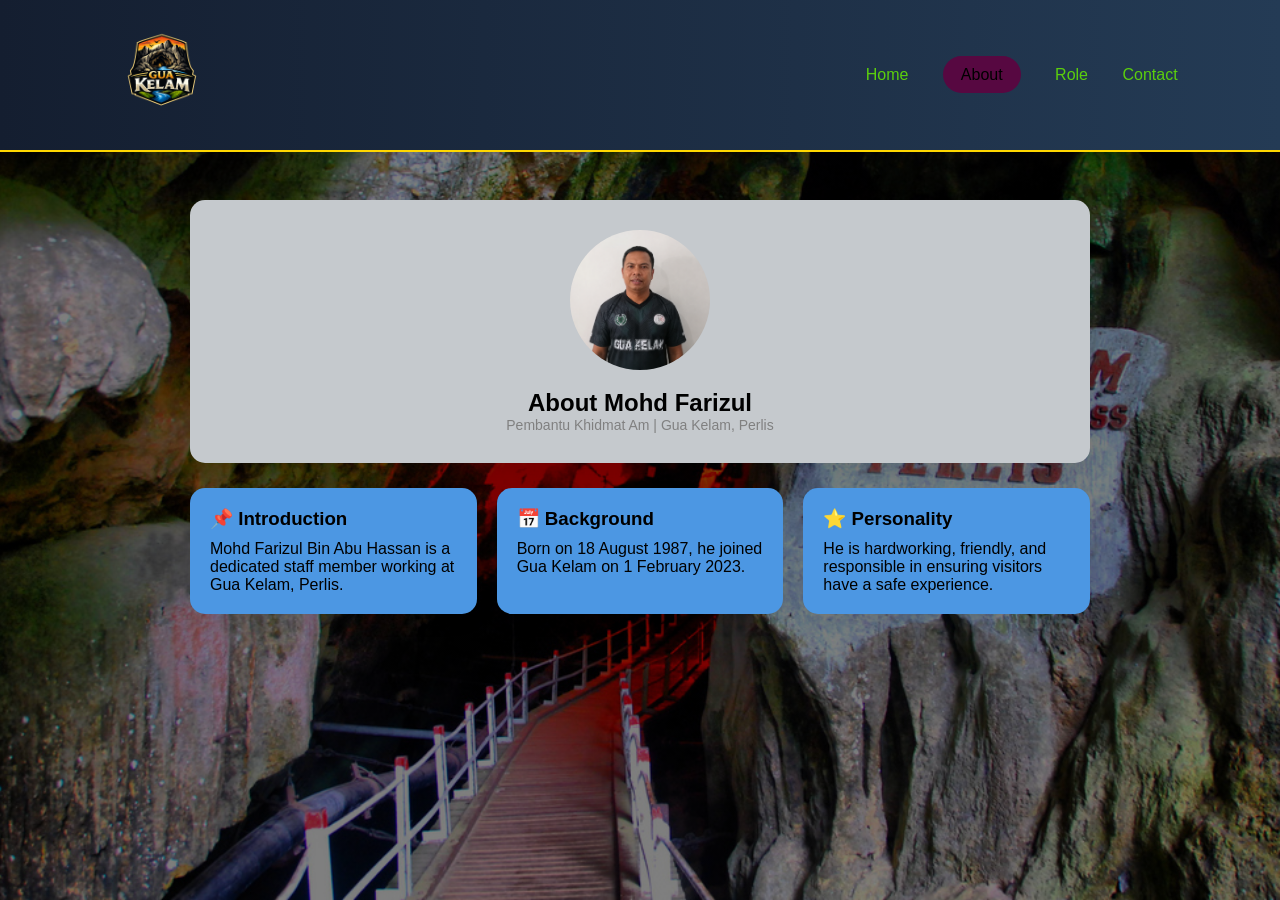
<file: about.html>
<!DOCTYPE html>
<html lang="en">

<head>
<meta charset="UTF-8">
<meta name="viewport" content="width=device-width, initial-scale=1.0">
<title>About</title>
<link rel="stylesheet" href="style.css">
</head>

<body>

<header>

<div class="logo">
<img src="logo.png">
</div>

<nav>
<a href="index.html">Home</a>
<a href="about.html" class="active">About</a>
<a href="role.html">Role</a>
<a href="contact.html">Contact</a>
</nav>

</header>

<section class="page-content">

<div class="about-container">

    <div class="profile-card">
        <img src="image1.png" class="profile-image">
        <h1>About Mohd Farizul</h1>
        <p class="subtitle">Pembantu Khidmat Am | Gua Kelam, Perlis</p>
    </div>

    <div class="info-grid">

        <div class="info-card">
            <h3>📌 Introduction</h3>
            <p>Mohd Farizul Bin Abu Hassan is a dedicated staff member working at Gua Kelam, Perlis.</p>
        </div>

        <div class="info-card">
            <h3>📅 Background</h3>
            <p>Born on 18 August 1987, he joined Gua Kelam on 1 February 2023.</p>
        </div>

        <div class="info-card">
            <h3>⭐ Personality</h3>
            <p>He is hardworking, friendly, and responsible in ensuring visitors have a safe experience.</p>
        </div>

    </div>

</div>

</section>

</body>
</html>
</file>
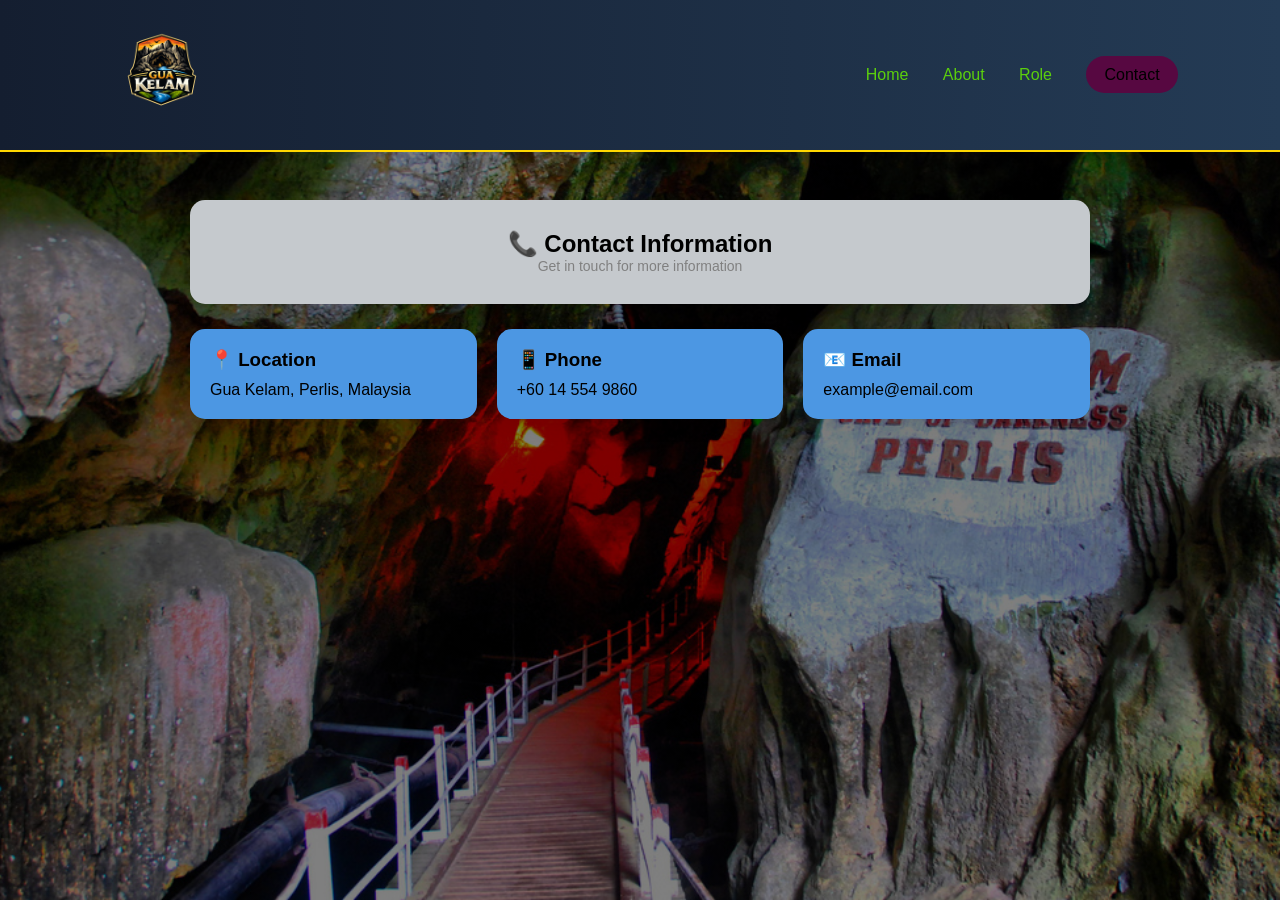
<file: contact.html>
<!DOCTYPE html>
<html lang="en">

<head>
<meta charset="UTF-8">
<meta name="viewport" content="width=device-width, initial-scale=1.0">
<title>about</title>
<link rel="stylesheet" href="style.css">
</head>

<body>

<header>

<div class="logo">
<img src="logo.png">
</div>

<nav>
<a href="index.html">Home</a>
<a href="about.html">About</a>
<a href="role.html">Role</a>
<a href="contact.html" class="active">Contact</a>
</nav>

</header>

<section class="page-content">

<div class="about-container">

    <div class="profile-card">
        <h1>📞 Contact Information</h1>
        <p class="subtitle">Get in touch for more information</p>
    </div>

    <div class="info-grid">

        <div class="info-card">
            <h3>📍 Location</h3>
            <p>Gua Kelam, Perlis, Malaysia</p>
        </div>

        <div class="info-card">
            <h3>📱 Phone</h3>
            <p>+60 14 554 9860</p>
        </div>

        <div class="info-card">
            <h3>📧 Email</h3>
            <p>example@email.com</p>
        </div>

    </div>

</div>

</section>

</body>
</html>
</file>
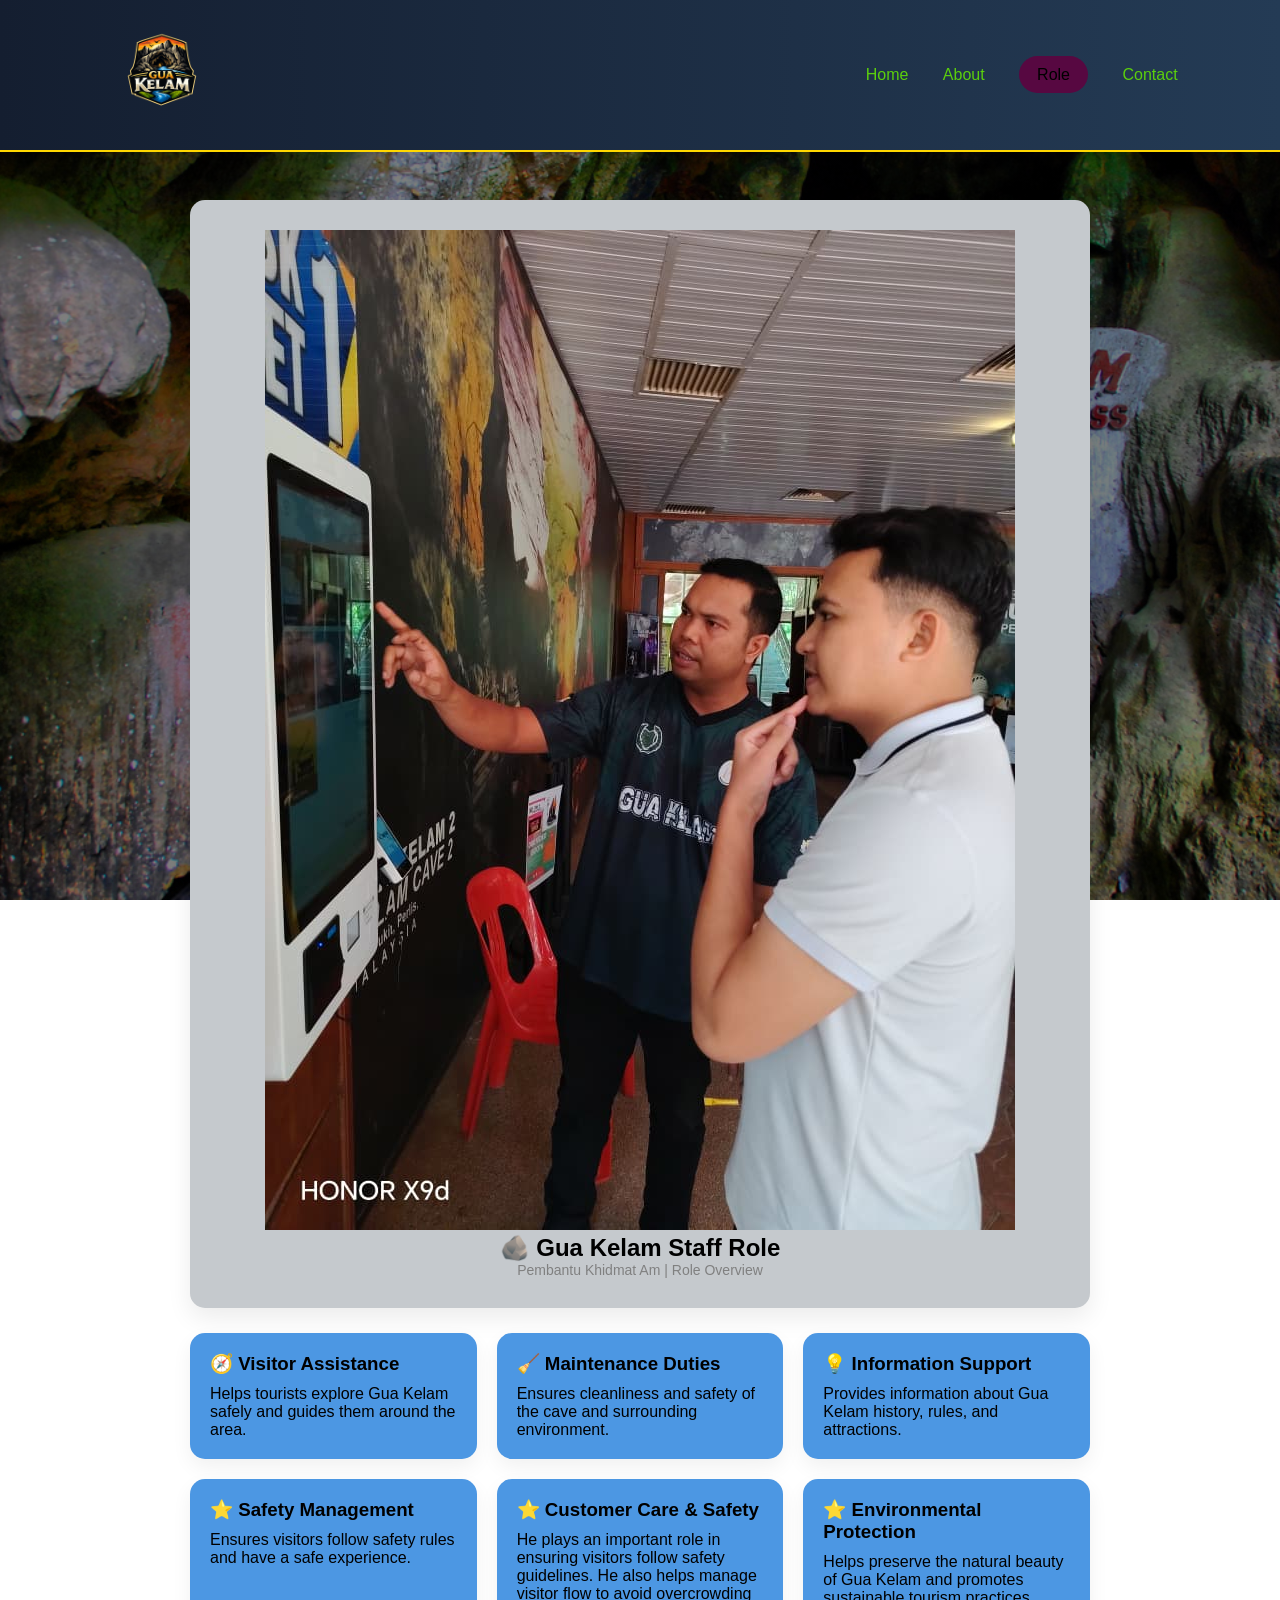
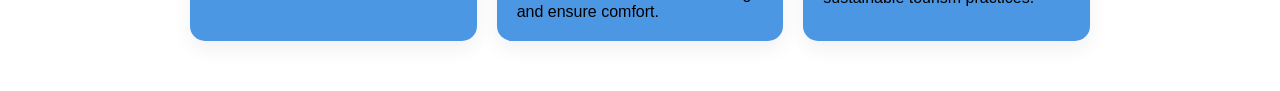
<file: role.html>
<!DOCTYPE html>
<html lang="en">

<head>

<meta charset="UTF-8">
<meta name="viewport" content="width=device-width, initial-scale=1.0">

<title>Role</title>

<link rel="stylesheet" href="style.css">

</head>

<body>

<header>

<div class="logo">

<img src="logo.png">

</div>

<nav>

<a href="index.html">Home</a>
<a href="about.html">About</a>
<a href="role.html" class="active">Role</a>
<a href="contact.html">Contact</a>

</nav>

</header>

<section class="page-content">

<div class="about-container">

   <div class="profile-card">

    <img src="image2.png" class="role-image">

    <h1>🪨 Gua Kelam Staff Role</h1>

    <p class="subtitle">
        Pembantu Khidmat Am | Role Overview
    </p>

</div>

    <div class="info-grid">

        <div class="info-card">
            <h3>🧭 Visitor Assistance</h3>
            <p>
                Helps tourists explore Gua Kelam safely and guides them around the area.
            </p>
        </div>

        <div class="info-card">
            <h3>🧹 Maintenance Duties</h3>
            <p>
                Ensures cleanliness and safety of the cave and surrounding environment.
            </p>
        </div>

        <div class="info-card">
            <h3>💡 Information Support</h3>
            <p>
                Provides information about Gua Kelam history, rules, and attractions.
            </p>
        </div>

        <div class="info-card">
            <h3>⭐ Safety Management</h3>
            <p>
                Ensures visitors follow safety rules and have a safe experience.
            </p>
        </div>

        <div class="info-card">
            <h3>⭐ Customer Care & Safety</h3>
            <p>
                He plays an important role in ensuring visitors follow safety guidelines. He also helps manage visitor flow to avoid overcrowding and ensure comfort.
            </p>
        </div>

        <div class="info-card">
            <h3>⭐ Environmental Protection</h3>
            <p>
                Helps preserve the natural beauty of Gua Kelam and promotes sustainable tourism practices.
            </p>
        </div>
         
        

    </div>

</div>

</section>

</body>
</html>
</file>
<file: style.css>
*{
    margin:0;
    padding:0;
    box-sizing:border-box;
}

body {
    margin: 0;
    padding-top: 150px;
    font-family: Arial, sans-serif;

    background:
    linear-gradient(rgba(0,0,0,0.5),
    rgba(0,0,0,0.5)),
    url("gua kelam cave.png");

    background-size: cover;
    background-position: center;
    background-attachment: fixed;
}


/* HEADER */
header{
    display:flex;
    justify-content:space-between;
    align-items:center;
    padding:12px 8%;
    position:fixed;
    width:100%;
    top:0;

    background: linear-gradient(to right, #141e30, #243b55);
border-bottom: 2px solid gold;

    z-index:1000;
}

/* LOGO */
.logo{
    color:gold;
    font-size:24px;
    font-weight:bold;
    letter-spacing:3px;
}

.logo img{
    width:120px;
}

/* NAV */
nav a{
    color:rgb(91, 207, 13);
    text-decoration:none;
    margin-left:30px;
    font-size:16px;
    transition:0.4s;
}

nav a:hover{
    color:rgb(22, 19, 2);
}

/* HERO */
.hero{
    min-height:100vh;
    display:flex;
    justify-content:space-between;
    align-items:center;
    padding:120px 10%;
    background:
    linear-gradient(rgba(56, 3, 3, 0.6),
    rgba(28, 2, 61, 0.8)),
    url('images/cave.png');
    background-size:cover;
    background-position:center;
}

/* HERO TEXT */
.hero-text{
    width:50%;
}

.hero-text h1{
    font-size:70px;
    color:rgb(214, 214, 16);
    margin-bottom:20px;
}

.hero-text p{
    font-size:20px;
    line-height:1.8;
    margin-bottom:30px;
}

/* BUTTON */
button{
    padding:14px 35px;
    border:none;
    background:gold;
    color:black;
    font-size:16px;
    border-radius:30px;
    cursor:pointer;
    transition:0.4s;
}

button:hover{
    transform:scale(1.05);
}

/* HERO IMAGE */
.hero-image{
    width:40%;
    display:flex;
    justify-content:center;
}

.hero-image img{
    width:350px;
    border-radius:20px;
    border:4px solid gold;
}

/* ABOUT PAGE */
.page-content{
    padding:50px 20px;
    display:flex;
    justify-content:center;
}

/* ABOUT CONTAINER */
.about-container{
    max-width:900px;
    width:100%;
}

/* PROFILE CARD */
.profile-card{
    text-align:center;
    background:rgb(197, 201, 205);
    padding:30px;
    border-radius:15px;
    box-shadow:0 10px 25px rgba(0,0,0,0.08);
    margin-bottom:25px;
}

.profile-image{
    width:140px;
    height:140px;
    border-radius:50%;
    object-fit:cover;
    margin-bottom:15px;
}

.subtitle{
    color:gray;
    font-size:14px;
}

/* INFO GRID */
.info-grid{
    display:grid;
    grid-template-columns: repeat(auto-fit, minmax(250px, 1fr));
    gap:20px;
}

/* INFO CARDS */
.info-card{
    background:rgb(76, 151, 227);
    padding:20px;
    border-radius:15px;
    box-shadow:0 8px 20px rgba(0,0,0,0.06);
    transition:0.3s;
}

.info-card:hover{
    transform:translateY(-5px);
}

.info-card h3{
    margin-bottom:10px;
}

.role-container{
    max-width: 900px;
    margin: auto;
    text-align: center;
}

/* TITLE */
.role-title{
    font-size: 40px;
    margin-bottom: 30px;
    color: gold;
    text-shadow: 0 0 10px rgba(255,215,0,0.4);
}

/* MAIN BIG BOX (TOP BOX) */
.role-card.main{
    background: linear-gradient(135deg, #1a1a40, #2a2a72);
    color: rgb(72, 155, 219);
    padding: 30px;
    border-radius: 20px;
    margin-bottom: 30px;
    box-shadow: 0 10px 25px rgba(0,0,0,0.3);
    position: relative;
}

/* SMALL BOX GRID */
.role-grid{
    display: grid;
    grid-template-columns: repeat(auto-fit, minmax(250px, 1fr));
    gap: 20px;
}

/* SMALL CARDS */
.role-card{
    background: rgb(4, 28, 81);
    padding: 20px;
    border-radius: 15px;
    box-shadow: 0 8px 20px rgba(0,0,0,0.1);
    transition: 0.3s;
}

.role-card:hover{
    transform: translateY(-8px);
}

/* GLITTER EFFECT */
.role-card.main::before{
    content: "✨ 🪨 ✨";
    position: absolute;
    top: -15px;
    left: 20px;
    font-size: 18px;
}

nav a.active{
    background: rgb(87, 8, 65);
    color: black;
    padding: 10px 18px;
    border-radius: 20px;
}
</file>
